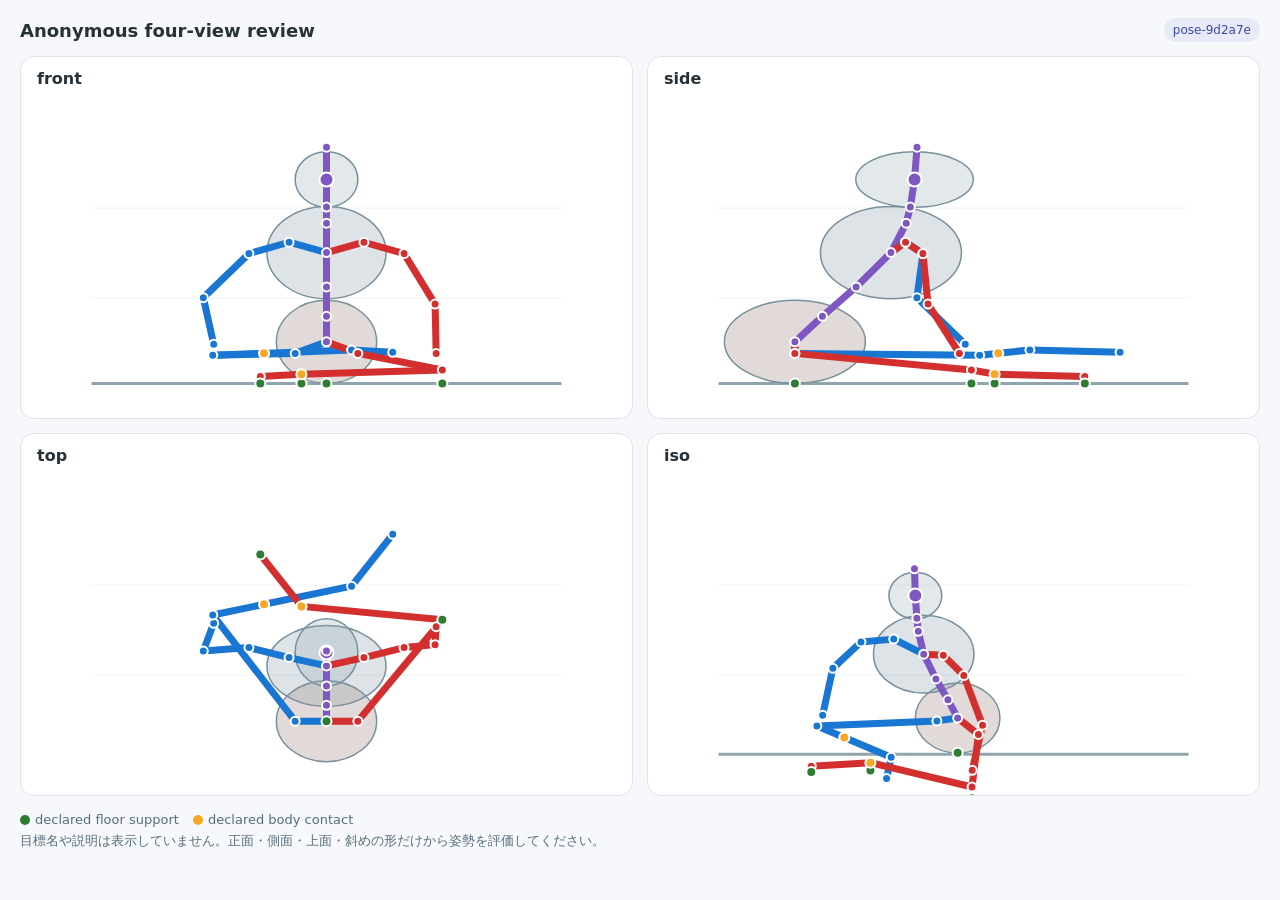
<file: site/reviews/pose-9d2a7e/index.html>
<!doctype html>
<html lang="ja">
<head>
<meta charset="utf-8">
<meta name="viewport" content="width=device-width,initial-scale=1,viewport-fit=cover">
<title>Anonymous pose review</title>
<style>
:root{color-scheme:light;font-family:system-ui,-apple-system,sans-serif;background:#f7f8fb;color:#263238}*{box-sizing:border-box}body{margin:0;padding:18px}header{display:flex;justify-content:space-between;gap:12px;align-items:center;margin:0 auto 14px;max-width:1240px}h1{font-size:18px;margin:0}.badge{font-size:12px;padding:5px 9px;border-radius:999px;background:#e8eaf6;color:#3949ab}.grid{display:grid;grid-template-columns:1fr 1fr;gap:14px;max-width:1240px;margin:auto}.panel{background:white;border:1px solid #dfe3ea;border-radius:14px;min-height:360px;overflow:hidden}.panel h2{font-size:16px;margin:12px 16px 0}.panel svg{display:block;width:100%;height:330px}.note{max-width:1240px;margin:14px auto 0;font-size:13px;color:#546e7a;line-height:1.55}.legend span{display:inline-flex;align-items:center;margin-right:14px}.dot{width:10px;height:10px;border-radius:50%;margin-right:5px}@media(max-width:760px){body{padding:10px}.grid{grid-template-columns:1fr}.panel{min-height:320px}.panel svg{height:300px}}
</style>
</head>
<body>
<header><h1>Anonymous four-view review</h1><span class="badge">pose-9d2a7e</span></header>
<div class="grid" id="grid"></div>
<div class="note"><div class="legend"><span><i class="dot" style="background:#2e7d32"></i>declared floor support</span><span><i class="dot" style="background:#f9a825"></i>declared body contact</span></div>目標名や説明は表示していません。正面・側面・上面・斜めの形だけから姿勢を評価してください。</div>
<script>
const views={front:{project:p=>[p[0],p[1]],bounds:[-.75,.75,-.02,1.15]},side:{project:p=>[p[2],p[1]],bounds:[-.15,.65,-.02,1.15]},top:{project:p=>[p[0],p[2]],bounds:[-.75,.75,-.15,.65]},iso:{project:p=>[(p[0]-p[2])/Math.SQRT2,(-.35*p[0]+p[1]-.35*p[2])/Math.sqrt(1.245)],bounds:[-.8,.8,-.05,1.2]}};
const parents=[-1,0,1,2,3,4,5,6,3,8,9,10,3,12,13,14,0,16,17,18,0,20,21,22];
const names=["Hips","Spine1","Spine2","Chest","Neck1","Neck2","Head","HeadEnd","LeftShoulder","LeftArm","LeftForeArm","LeftHand","RightShoulder","RightArm","RightForeArm","RightHand","LeftLeg","LeftShin","LeftFoot","LeftToeBase","RightLeg","RightShin","RightFoot","RightToeBase"];
const idx=Object.fromEntries(names.map((n,i)=>[n,i])),NS="http://www.w3.org/2000/svg";
function el(tag,attrs={}){const e=document.createElementNS(NS,tag);for(const[k,v]of Object.entries(attrs))e.setAttribute(k,v);return e}
function segDist(a,b,c,d){const sub=(x,y)=>x.map((v,i)=>v-y[i]),dot=(x,y)=>x.reduce((s,v,i)=>s+v*y[i],0),add=(x,y)=>x.map((v,i)=>v+y[i]),mul=(x,s)=>x.map(v=>v*s),u=sub(b,a),v=sub(d,c),w=sub(a,c),A=dot(u,u),B=dot(u,v),C=dot(v,v),D=dot(u,w),E=dot(v,w),den=A*C-B*B;let s=den<1e-12?0:(B*E-C*D)/den,t=den<1e-12?E/C:(A*E-B*D)/den;s=Math.max(0,Math.min(1,s));t=Math.max(0,Math.min(1,t));return[add(a,mul(u,s)),add(c,mul(v,t))]}
function draw(viewName,pose){const cfg=views[viewName],box=document.createElement("section");box.className="panel";const title=document.createElement("h2");title.textContent=viewName;box.appendChild(title);const svg=el("svg",{viewBox:"0 0 560 330","aria-label":viewName}),[xmin,xmax,ymin,ymax]=cfg.bounds,map=q=>[45+(q[0]-xmin)/(xmax-xmin)*470,300-(q[1]-ymin)/(ymax-ymin)*270];if(viewName!=="top"){const a=map([xmin,0]),b=map([xmax,0]);svg.appendChild(el("line",{x1:a[0],y1:a[1],x2:b[0],y2:b[1],stroke:"#90a4ae","stroke-width":3}))}for(const y of[ymin+(ymax-ymin)/3,ymin+2*(ymax-ymin)/3]){const a=map([xmin,y]),b=map([xmax,y]);svg.appendChild(el("line",{x1:a[0],y1:a[1],x2:b[0],y2:b[1],stroke:"#f0f2f5"}))}for(const[joint,rx0,ry0,fill]of[["Hips",.16,.18,"#8d6e6340"],["Chest",.19,.20,"#78909c40"],["Head",.10,.12,"#90a4ae40"]]){const c=map(cfg.project(pose[idx[joint]]));let rx=rx0,ry=ry0;if(viewName==="side")rx=joint==="Head"?.10:.12;if(viewName==="top")ry=joint==="Head"?.10:.12;if(viewName==="iso"){rx*=.9;ry*=.9}svg.appendChild(el("ellipse",{cx:c[0],cy:c[1],rx:rx*470/(xmax-xmin),ry:ry*270/(ymax-ymin),fill,stroke:"#78909c","stroke-width":1.5}))}parents.forEach((p,i)=>{if(p<0)return;const a=map(cfg.project(pose[p])),b=map(cfg.project(pose[i])),stroke=names[i].startsWith("Left")?"#1976d2":names[i].startsWith("Right")?"#d32f2f":"#7e57c2";svg.appendChild(el("line",{x1:a[0],y1:a[1],x2:b[0],y2:b[1],stroke,"stroke-width":7,"stroke-linecap":"round"}))});pose.forEach((p,i)=>{const q=map(cfg.project(p)),fill=names[i].startsWith("Left")?"#1976d2":names[i].startsWith("Right")?"#d32f2f":"#7e57c2";svg.appendChild(el("circle",{cx:q[0],cy:q[1],r:names[i]==="Head"?7:4.5,fill,stroke:"#fff","stroke-width":2}))});const rightKnee=[...pose[idx.RightShin]];rightKnee[1]-=.058;const rightFoot=[...pose[idx.RightFoot]];rightFoot[1]-=.04;const rightToe=[...pose[idx.RightToeBase]];rightToe[1]-=.03;const floor=[[pose[idx.Hips][0],pose[idx.Hips][1]-.18,pose[idx.Hips][2]],rightKnee,rightFoot,rightToe],body=segDist(pose[idx.LeftShin],pose[idx.LeftFoot],pose[idx.RightShin],pose[idx.RightFoot]);for(const p of floor){const q=map(cfg.project(p));svg.appendChild(el("circle",{cx:q[0],cy:q[1],r:5,fill:"#2e7d32",stroke:"#fff","stroke-width":2}))}for(const p of body){const q=map(cfg.project(p));svg.appendChild(el("circle",{cx:q[0],cy:q[1],r:5,fill:"#f9a825",stroke:"#fff","stroke-width":2}))}box.appendChild(svg);return box}
fetch("./pose.json",{cache:"no-cache"}).then(r=>r.json()).then(data=>{const pose=data.positions[0],grid=document.querySelector("#grid");for(const v of["front","side","top","iso"])grid.appendChild(draw(v,pose))}).catch(e=>document.querySelector("#grid").textContent=e.message);
</script>
</body>
</html>
</file>
